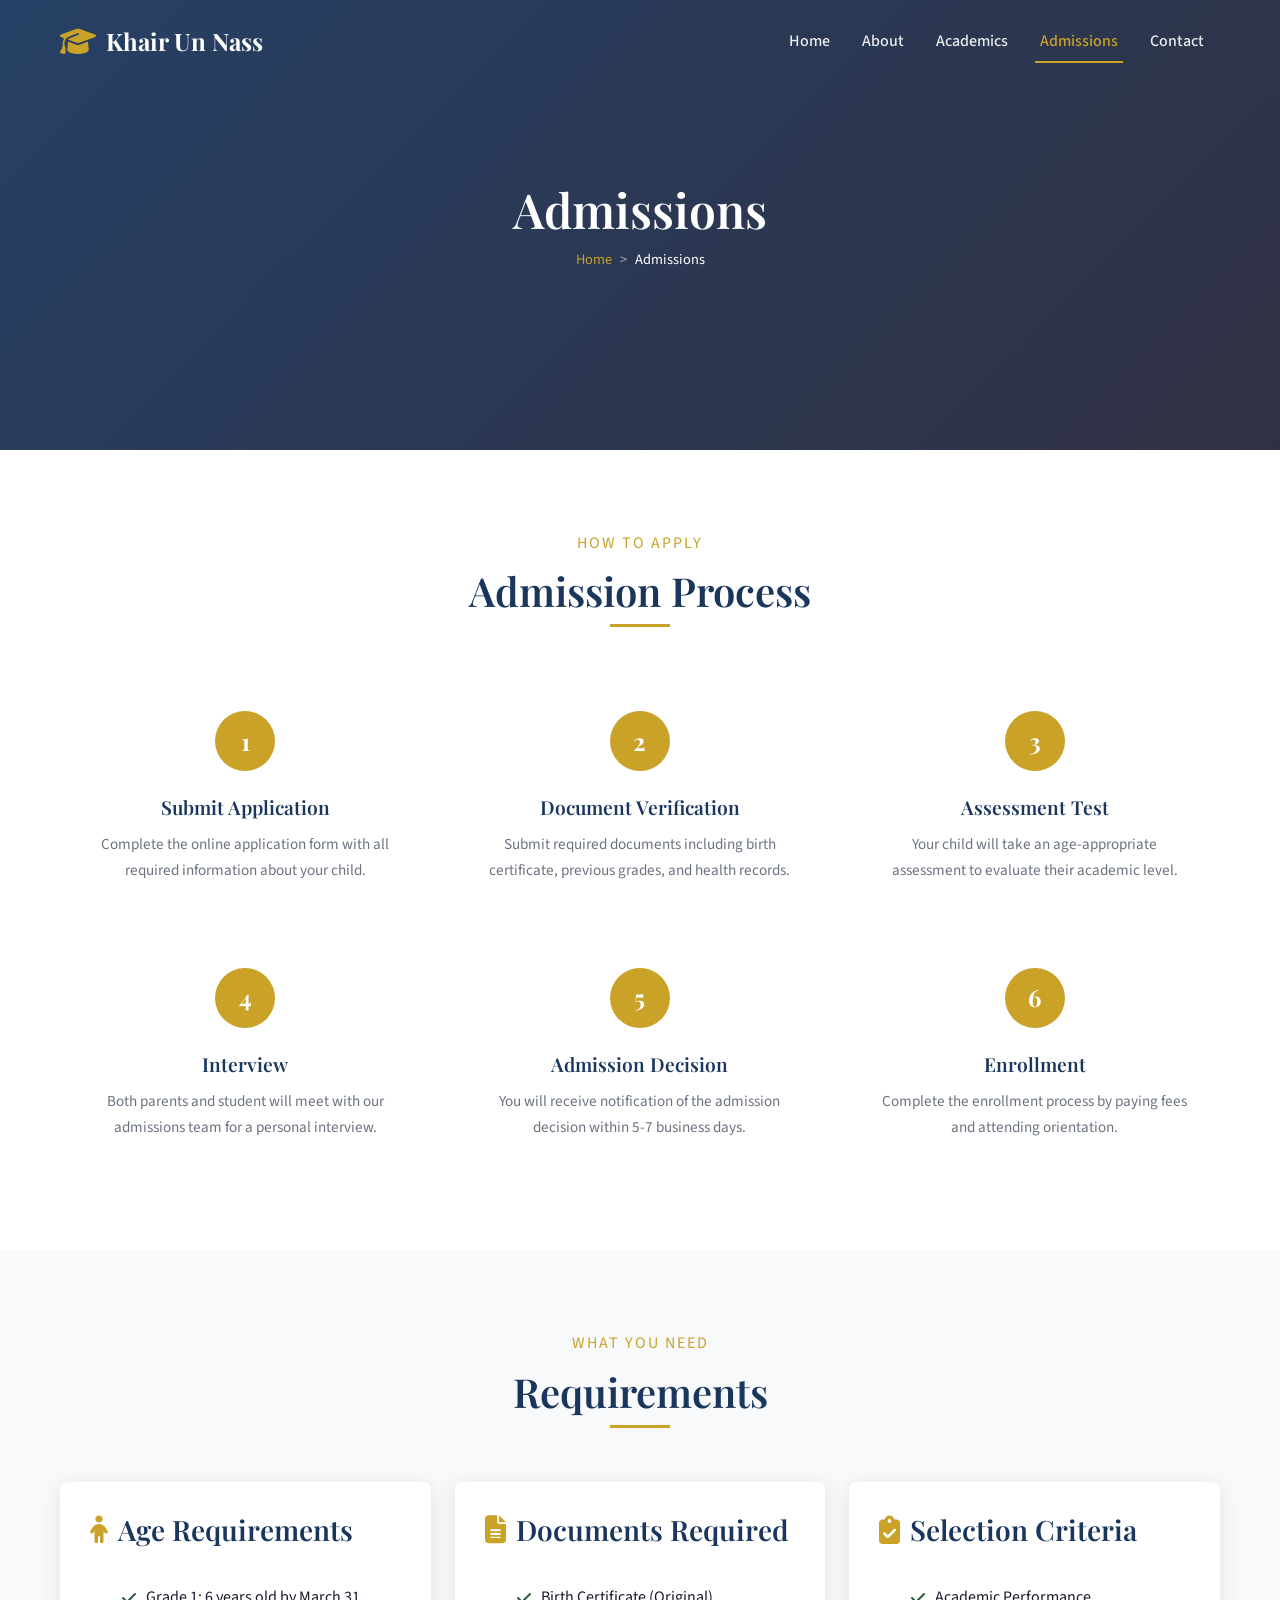
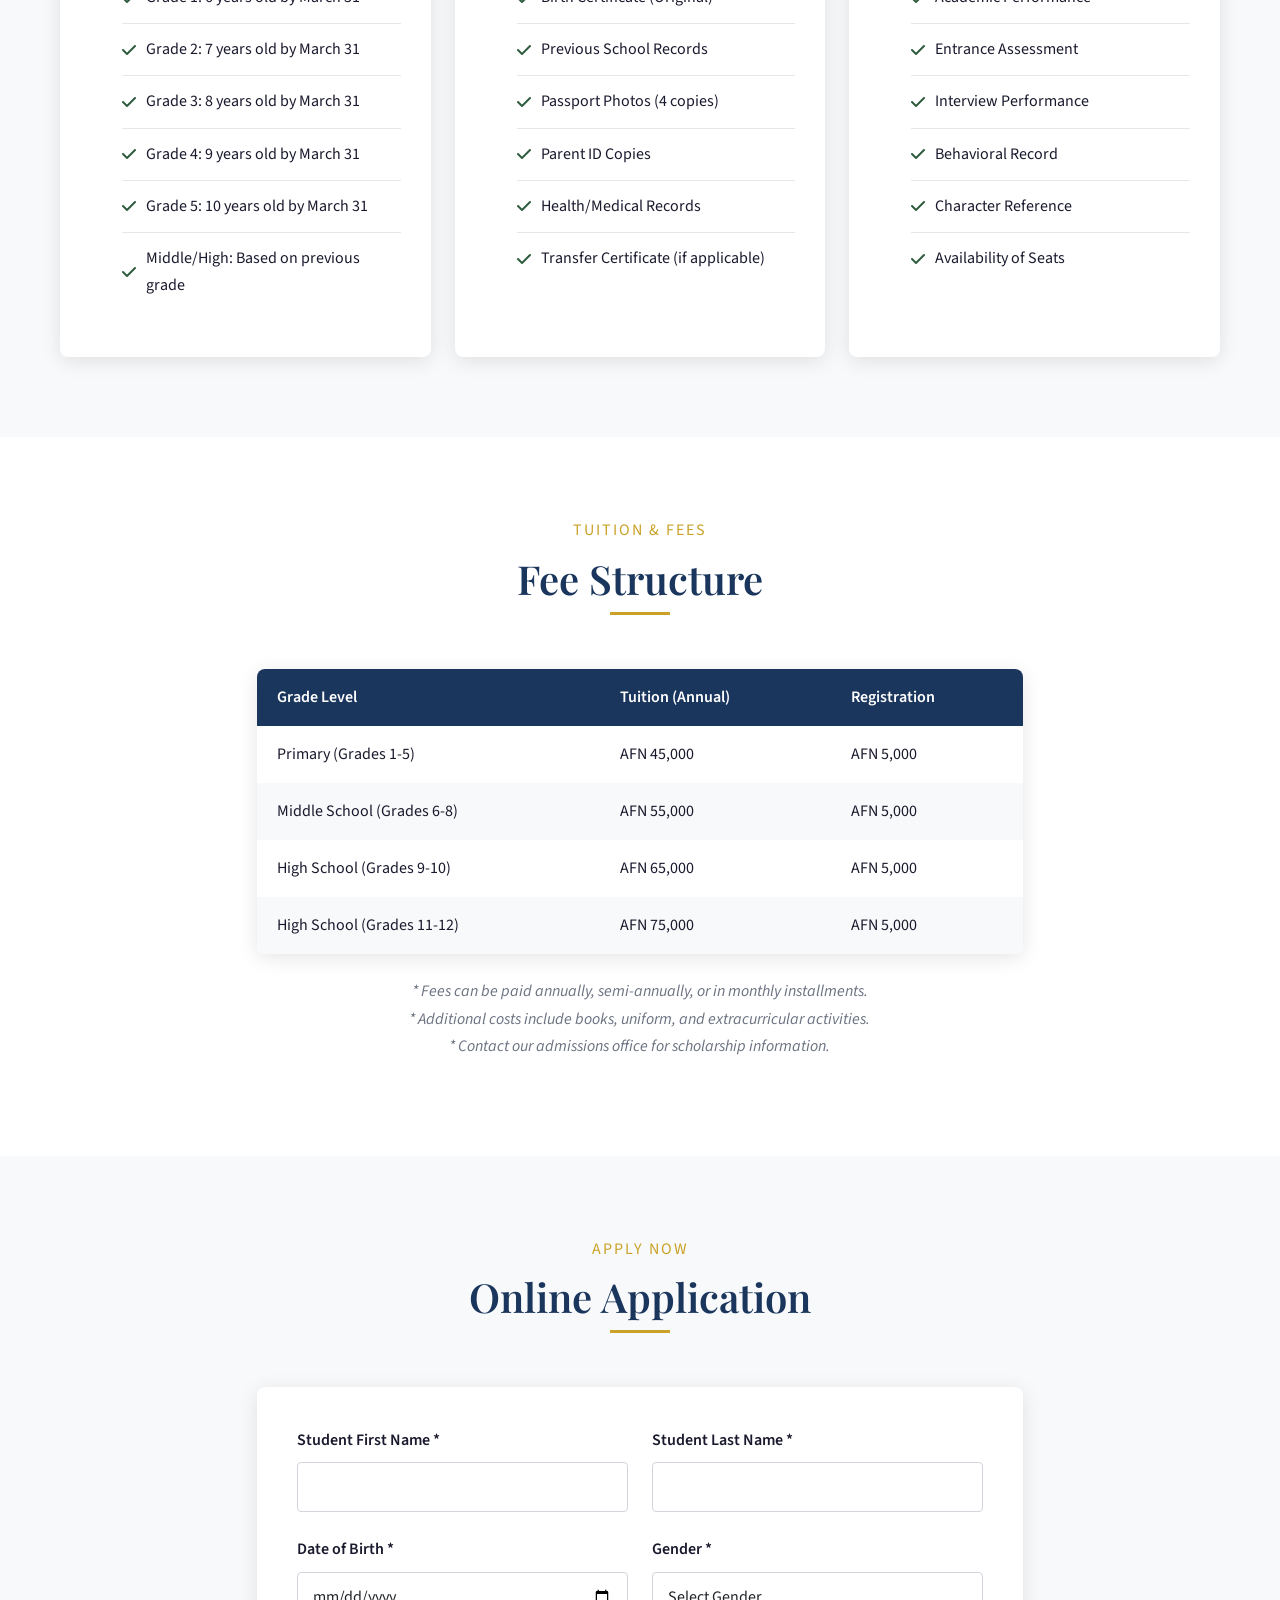
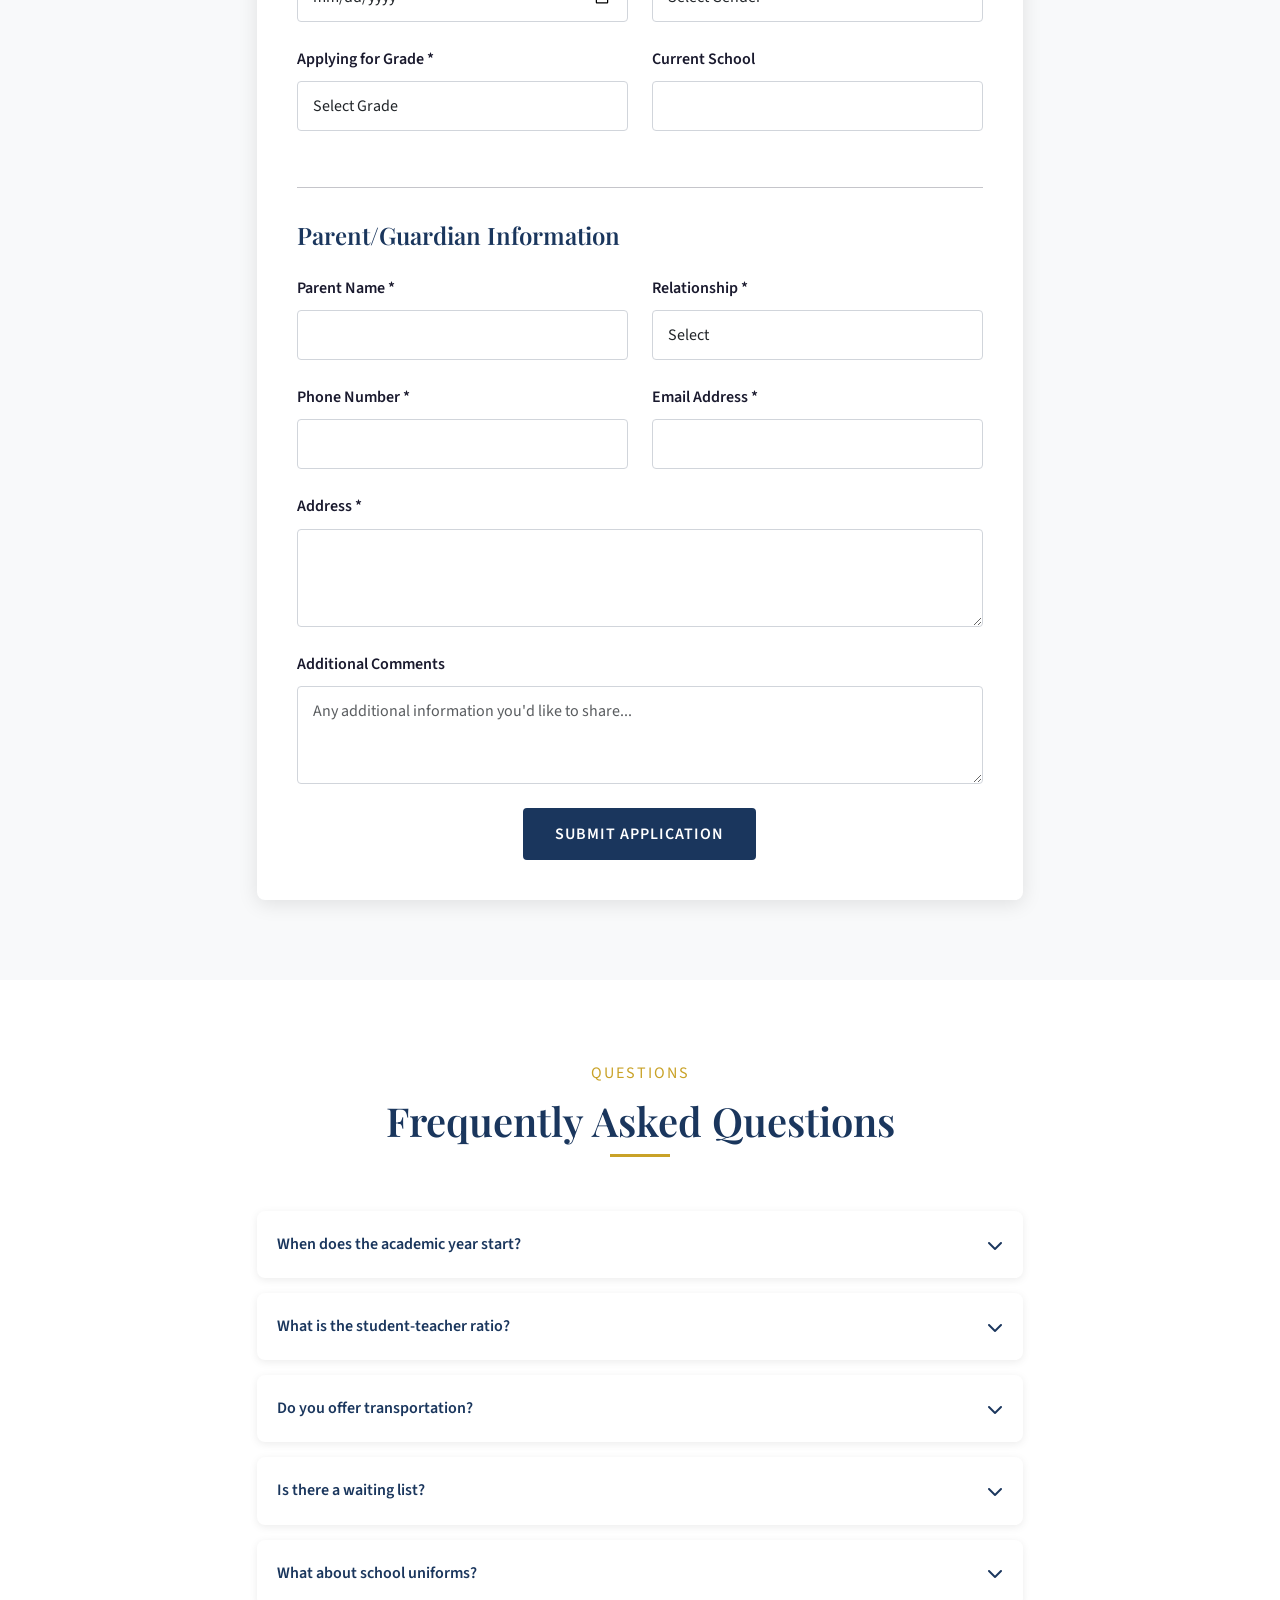
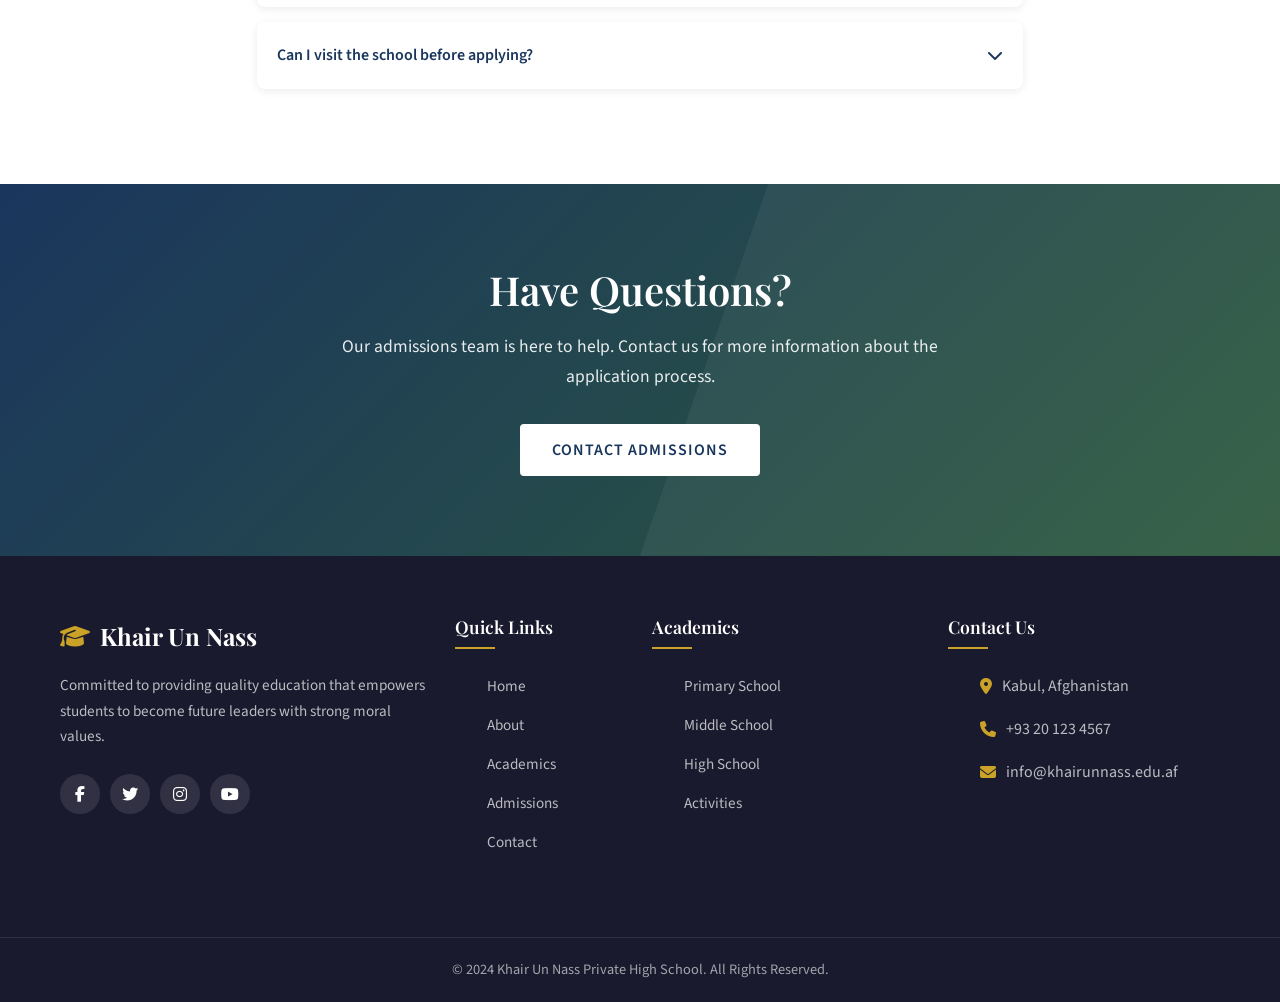
<file: admissions.html>
<!DOCTYPE html>
<html lang="en">
<head>
    <meta charset="UTF-8">
    <meta name="viewport" content="width=device-width, initial-scale=1.0">
    <title>Admissions | Khair Un Nass Private High School</title>
    <meta name="description" content="Apply to Khair Un Nass Private High School. Learn about our admission process, requirements, and enroll your child today.">
    <meta name="keywords" content="admissions, enrollment, apply, school fees, admission process, Afghanistan, Kabul">
    <meta name="author" content="Khair Un Nass Private High School">
    <meta name="robots" content="index, follow">
    
    <!-- Bootstrap CSS -->
    <link href="https://cdn.jsdelivr.net/npm/bootstrap@5.3.2/dist/css/bootstrap.min.css" rel="stylesheet">
    
    <!-- Google Fonts -->
    <link href="https://fonts.googleapis.com/css2?family=Playfair+Display:wght@400;500;600;700&family=Source+Sans+Pro:wght@300;400;600;700&display=swap" rel="stylesheet">
    
    <!-- Preconnect for performance -->
    <link rel="preconnect" href="https://fonts.googleapis.com">
    <link rel="preconnect" href="https://fonts.gstatic.com" crossorigin>
    
    <!-- Font Awesome -->
    <link href="https://cdnjs.cloudflare.com/ajax/libs/font-awesome/6.4.0/css/all.min.css" rel="stylesheet">
    
    <!-- Custom CSS -->
    <link href="css/styles.css" rel="stylesheet">
</head>
<body>

    <!-- Navigation -->
    <nav class="navbar navbar-expand-lg navbar-dark bg-transparent fixed-top">
        <div class="container">
            <a class="navbar-brand" href="index.html" aria-label="Go to homepage">
                <i class="fas fa-graduation-cap"></i>
                Khair Un Nass
            </a>
            <button class="navbar-toggler" type="button" data-bs-toggle="collapse" data-bs-target="#navbarNav">
                <span class="navbar-toggler-icon"></span>
            </button>
            <div class="collapse navbar-collapse" id="navbarNav">
                <ul class="navbar-nav ms-auto">
                    <li class="nav-item">
                        <a class="nav-link" href="index.html">Home</a>
                    </li>
                    <li class="nav-item">
                        <a class="nav-link" href="about.html">About</a>
                    </li>
                    <li class="nav-item">
                        <a class="nav-link" href="academics.html">Academics</a>
                    </li>
                    <li class="nav-item">
                        <a class="nav-link active" href="admissions.html">Admissions</a>
                    </li>
                    <li class="nav-item">
                        <a class="nav-link" href="contact.html">Contact</a>
                    </li>
                </ul>
            </div>
        </div>
    </nav>

    <!-- Page Hero -->
    <section class="page-hero" style="background-image: url('https://images.unsplash.com/photo-1523050854058-8df90110c9f1?w=1920&q=80');">
        <div class="hero-overlay"></div>
        <div class="hero-content">
            <h1>Admissions</h1>
            <nav aria-label="breadcrumb">
                <ol class="breadcrumb justify-content-center">
                    <li class="breadcrumb-item"><a href="index.html">Home</a></li>
                    <li class="breadcrumb-item active">Admissions</li>
                </ol>
            </nav>
        </div>
    </section>

    <!-- Admission Process -->
    <section class="section-padding">
        <div class="container">
            <div class="section-title">
                <span>How to Apply</span>
                <h2>Admission Process</h2>
            </div>
            <div class="row g-4">
                <div class="col-md-4">
                    <div class="process-step">
                        <div class="step-number">1</div>
                        <h4>Submit Application</h4>
                        <p>Complete the online application form with all required information about your child.</p>
                    </div>
                </div>
                <div class="col-md-4">
                    <div class="process-step">
                        <div class="step-number">2</div>
                        <h4>Document Verification</h4>
                        <p>Submit required documents including birth certificate, previous grades, and health records.</p>
                    </div>
                </div>
                <div class="col-md-4">
                    <div class="process-step">
                        <div class="step-number">3</div>
                        <h4>Assessment Test</h4>
                        <p>Your child will take an age-appropriate assessment to evaluate their academic level.</p>
                    </div>
                </div>
                <div class="col-md-4">
                    <div class="process-step">
                        <div class="step-number">4</div>
                        <h4>Interview</h4>
                        <p>Both parents and student will meet with our admissions team for a personal interview.</p>
                    </div>
                </div>
                <div class="col-md-4">
                    <div class="process-step">
                        <div class="step-number">5</div>
                        <h4>Admission Decision</h4>
                        <p>You will receive notification of the admission decision within 5-7 business days.</p>
                    </div>
                </div>
                <div class="col-md-4">
                    <div class="process-step">
                        <div class="step-number">6</div>
                        <h4>Enrollment</h4>
                        <p>Complete the enrollment process by paying fees and attending orientation.</p>
                    </div>
                </div>
            </div>
        </div>
    </section>

    <!-- Requirements Section -->
    <section class="section-padding bg-light">
        <div class="container">
            <div class="section-title">
                <span>What You Need</span>
                <h2>Requirements</h2>
            </div>
            <div class="row g-4">
                <div class="col-md-4">
                    <div class="requirements-card">
                        <h3><i class="fas fa-child"></i> Age Requirements</h3>
                        <ul class="requirements-list">
                            <li><i class="fas fa-check"></i> Grade 1: 6 years old by March 31</li>
                            <li><i class="fas fa-check"></i> Grade 2: 7 years old by March 31</li>
                            <li><i class="fas fa-check"></i> Grade 3: 8 years old by March 31</li>
                            <li><i class="fas fa-check"></i> Grade 4: 9 years old by March 31</li>
                            <li><i class="fas fa-check"></i> Grade 5: 10 years old by March 31</li>
                            <li><i class="fas fa-check"></i> Middle/High: Based on previous grade</li>
                        </ul>
                    </div>
                </div>
                <div class="col-md-4">
                    <div class="requirements-card">
                        <h3><i class="fas fa-file-alt"></i> Documents Required</h3>
                        <ul class="requirements-list">
                            <li><i class="fas fa-check"></i> Birth Certificate (Original)</li>
                            <li><i class="fas fa-check"></i> Previous School Records</li>
                            <li><i class="fas fa-check"></i> Passport Photos (4 copies)</li>
                            <li><i class="fas fa-check"></i> Parent ID Copies</li>
                            <li><i class="fas fa-check"></i> Health/Medical Records</li>
                            <li><i class="fas fa-check"></i> Transfer Certificate (if applicable)</li>
                        </ul>
                    </div>
                </div>
                <div class="col-md-4">
                    <div class="requirements-card">
                        <h3><i class="fas fa-clipboard-check"></i> Selection Criteria</h3>
                        <ul class="requirements-list">
                            <li><i class="fas fa-check"></i> Academic Performance</li>
                            <li><i class="fas fa-check"></i> Entrance Assessment</li>
                            <li><i class="fas fa-check"></i> Interview Performance</li>
                            <li><i class="fas fa-check"></i> Behavioral Record</li>
                            <li><i class="fas fa-check"></i> Character Reference</li>
                            <li><i class="fas fa-check"></i> Availability of Seats</li>
                        </ul>
                    </div>
                </div>
            </div>
        </div>
    </section>

    <!-- Fee Structure -->
    <section class="section-padding">
        <div class="container">
            <div class="section-title">
                <span>Tuition & Fees</span>
                <h2>Fee Structure</h2>
            </div>
            <div class="row">
                <div class="col-lg-8 mx-auto">
                    <div class="fee-table">
                        <table>
                            <thead>
                                <tr>
                                    <th>Grade Level</th>
                                    <th>Tuition (Annual)</th>
                                    <th>Registration</th>
                                </tr>
                            </thead>
                            <tbody>
                                <tr>
                                    <td>Primary (Grades 1-5)</td>
                                    <td>AFN 45,000</td>
                                    <td>AFN 5,000</td>
                                </tr>
                                <tr>
                                    <td>Middle School (Grades 6-8)</td>
                                    <td>AFN 55,000</td>
                                    <td>AFN 5,000</td>
                                </tr>
                                <tr>
                                    <td>High School (Grades 9-10)</td>
                                    <td>AFN 65,000</td>
                                    <td>AFN 5,000</td>
                                </tr>
                                <tr>
                                    <td>High School (Grades 11-12)</td>
                                    <td>AFN 75,000</td>
                                    <td>AFN 5,000</td>
                                </tr>
                            </tbody>
                        </table>
                    </div>
                    <div class="mt-4">
                        <p style="text-align: center; color: var(--text-muted);">
                            <em>* Fees can be paid annually, semi-annually, or in monthly installments.<br>
                            * Additional costs include books, uniform, and extracurricular activities.<br>
                            * Contact our admissions office for scholarship information.</em>
                        </p>
                    </div>
                </div>
            </div>
        </div>
    </section>

    <!-- Online Application Form -->
    <section class="section-padding bg-light">
        <div class="container">
            <div class="section-title">
                <span>Apply Now</span>
                <h2>Online Application</h2>
            </div>
            <div class="row">
                <div class="col-lg-8 mx-auto">
                    <div class="application-form">
                        <form id="applicationForm">
                            <div class="row">
                                <div class="col-md-6">
                                    <div class="form-group">
                                        <label>Student First Name *</label>
                                        <input type="text" class="form-control" required>
                                    </div>
                                </div>
                                <div class="col-md-6">
                                    <div class="form-group">
                                        <label>Student Last Name *</label>
                                        <input type="text" class="form-control" required>
                                    </div>
                                </div>
                            </div>
                            <div class="row">
                                <div class="col-md-6">
                                    <div class="form-group">
                                        <label>Date of Birth *</label>
                                        <input type="date" class="form-control" required>
                                    </div>
                                </div>
                                <div class="col-md-6">
                                    <div class="form-group">
                                        <label>Gender *</label>
                                        <select class="form-control" required>
                                            <option value="">Select Gender</option>
                                            <option value="male">Male</option>
                                            <option value="female">Female</option>
                                        </select>
                                    </div>
                                </div>
                            </div>
                            <div class="row">
                                <div class="col-md-6">
                                    <div class="form-group">
                                        <label>Applying for Grade *</label>
                                        <select class="form-control" required>
                                            <option value="">Select Grade</option>
                                            <option value="1">Grade 1</option>
                                            <option value="2">Grade 2</option>
                                            <option value="3">Grade 3</option>
                                            <option value="4">Grade 4</option>
                                            <option value="5">Grade 5</option>
                                            <option value="6">Grade 6</option>
                                            <option value="7">Grade 7</option>
                                            <option value="8">Grade 8</option>
                                            <option value="9">Grade 9</option>
                                            <option value="10">Grade 10</option>
                                            <option value="11">Grade 11</option>
                                            <option value="12">Grade 12</option>
                                        </select>
                                    </div>
                                </div>
                                <div class="col-md-6">
                                    <div class="form-group">
                                        <label>Current School</label>
                                        <input type="text" class="form-control">
                                    </div>
                                </div>
                            </div>
                            <hr style="margin: 2rem 0;">
                            <h4 style="margin-bottom: 1.5rem;">Parent/Guardian Information</h4>
                            <div class="row">
                                <div class="col-md-6">
                                    <div class="form-group">
                                        <label>Parent Name *</label>
                                        <input type="text" class="form-control" required>
                                    </div>
                                </div>
                                <div class="col-md-6">
                                    <div class="form-group">
                                        <label>Relationship *</label>
                                        <select class="form-control" required>
                                            <option value="">Select</option>
                                            <option value="father">Father</option>
                                            <option value="mother">Mother</option>
                                            <option value="guardian">Guardian</option>
                                        </select>
                                    </div>
                                </div>
                            </div>
                            <div class="row">
                                <div class="col-md-6">
                                    <div class="form-group">
                                        <label>Phone Number *</label>
                                        <input type="tel" class="form-control" required>
                                    </div>
                                </div>
                                <div class="col-md-6">
                                    <div class="form-group">
                                        <label>Email Address *</label>
                                        <input type="email" class="form-control" required>
                                    </div>
                                </div>
                            </div>
                            <div class="form-group">
                                <label>Address *</label>
                                <textarea class="form-control" rows="3" required></textarea>
                            </div>
                            <div class="form-group">
                                <label>Additional Comments</label>
                                <textarea class="form-control" rows="3" placeholder="Any additional information you'd like to share..."></textarea>
                            </div>
                            <div class="text-center mt-4">
                                <button type="submit" class="btn btn-primary">Submit Application</button>
                            </div>
                        </form>
                    </div>
                </div>
            </div>
        </div>
    </section>

    <!-- FAQ Section -->
    <section class="section-padding">
        <div class="container">
            <div class="section-title">
                <span>Questions</span>
                <h2>Frequently Asked Questions</h2>
            </div>
            <div class="row">
                <div class="col-lg-8 mx-auto">
                    <div class="faq-item">
                        <div class="faq-question">
                            <span>When does the academic year start?</span>
                            <i class="fas fa-chevron-down"></i>
                        </div>
                        <div class="faq-answer">
                            <p>Our academic year begins in March and ends in December, with summer break from mid-July to mid-August.</p>
                        </div>
                    </div>
                    <div class="faq-item">
                        <div class="faq-question">
                            <span>What is the student-teacher ratio?</span>
                            <i class="fas fa-chevron-down"></i>
                        </div>
                        <div class="faq-answer">
                            <p>We maintain a low student-teacher ratio of 20:1 to ensure personalized attention for each student.</p>
                        </div>
                    </div>
                    <div class="faq-item">
                        <div class="faq-question">
                            <span>Do you offer transportation?</span>
                            <i class="fas fa-chevron-down"></i>
                        </div>
                        <div class="faq-answer">
                            <p>Yes, we offer transportation services for students within Kabul. Please contact our office for routes and fees.</p>
                        </div>
                    </div>
                    <div class="faq-item">
                        <div class="faq-question">
                            <span>Is there a waiting list?</span>
                            <i class="fas fa-chevron-down"></i>
                        </div>
                        <div class="faq-answer">
                            <p>Due to high demand, some grades may have waiting lists. We recommend applying early to secure a spot.</p>
                        </div>
                    </div>
                    <div class="faq-item">
                        <div class="faq-question">
                            <span>What about school uniforms?</span>
                            <i class="fas fa-chevron-down"></i>
                        </div>
                        <div class="faq-answer">
                            <p>Yes, uniforms are required. Uniforms can be purchased from our designated supplier. Details will be provided upon enrollment.</p>
                        </div>
                    </div>
                    <div class="faq-item">
                        <div class="faq-question">
                            <span>Can I visit the school before applying?</span>
                            <i class="fas fa-chevron-down"></i>
                        </div>
                        <div class="faq-answer">
                            <p>Absolutely! We welcome prospective parents to tour our campus. Please contact us to schedule a visit.</p>
                        </div>
                    </div>
                </div>
            </div>
        </div>
    </section>

    <!-- CTA Section -->
    <section class="cta-section section-padding">
        <div class="container">
            <div class="cta-content">
                <h2>Have Questions?</h2>
                <p>Our admissions team is here to help. Contact us for more information about the application process.</p>
                <a href="contact.html" class="btn btn-light">Contact Admissions</a>
            </div>
        </div>
    </section>

    <!-- Footer -->
    <footer class="footer" role="contentinfo">
        <div class="container">
            <div class="row">
                <div class="col-lg-4">
                    <div class="footer-widget">
                        <div class="footer-logo">
                            <i class="fas fa-graduation-cap"></i>
                            Khair Un Nass
                        </div>
                        <p>Committed to providing quality education that empowers students to become future leaders with strong moral values.</p>
                        <div class="social-links">
                            <a href="#" aria-label="Facebook"><i class="fab fa-facebook-f"></i></a>
                            <a href="#" aria-label="Twitter"><i class="fab fa-twitter"></i></a>
                            <a href="#" aria-label="Instagram"><i class="fab fa-instagram"></i></a>
                            <a href="#" aria-label="YouTube"><i class="fab fa-youtube"></i></a>
                        </div>
                    </div>
                </div>
                <div class="col-lg-2 col-md-4">
                    <div class="footer-widget">
                        <h4>Quick Links</h4>
                        <ul class="footer-links">
                            <li><a href="index.html">Home</a></li>
                            <li><a href="about.html">About</a></li>
                            <li><a href="academics.html">Academics</a></li>
                            <li><a href="admissions.html">Admissions</a></li>
                            <li><a href="contact.html">Contact</a></li>
                        </ul>
                    </div>
                </div>
                <div class="col-lg-3 col-md-4">
                    <div class="footer-widget">
                        <h4>Academics</h4>
                        <ul class="footer-links">
                            <li><a href="academics.html">Primary School</a></li>
                            <li><a href="academics.html">Middle School</a></li>
                            <li><a href="academics.html">High School</a></li>
                            <li><a href="academics.html">Activities</a></li>
                        </ul>
                    </div>
                </div>
                <div class="col-lg-3 col-md-4">
                    <div class="footer-widget">
                        <h4>Contact Us</h4>
                        <ul class="footer-contact">
                            <li><i class="fas fa-map-marker-alt"></i> Kabul, Afghanistan</li>
                            <li><i class="fas fa-phone"></i> +93 20 123 4567</li>
                            <li><i class="fas fa-envelope"></i> info@khairunnass.edu.af</li>
                        </ul>
                    </div>
                </div>
            </div>
        </div>
        <div class="footer-bottom">
            <div class="container">
                <p>&copy; 2024 Khair Un Nass Private High School. All Rights Reserved.</p>
            </div>
        </div>
    </footer>

    <!-- Bootstrap JS -->
    <script src="https://cdn.jsdelivr.net/npm/bootstrap@5.3.2/dist/js/bootstrap.bundle.min.js"></script>
    
    <!-- Custom JS -->
    <script src="js/main.js"></script>
</body>
</html>
</file>
<file: css/styles.css>
/* ============================================
   KHAIR UN NASS PRIVATE HIGH SCHOOL
   Main Stylesheet
   ============================================ */

/* --------------------------------------------------
   CSS VARIABLES
   -------------------------------------------------- */
:root {
    /* Colors */
    --primary: #1a365d;
    --secondary: #c9a227;
    --accent: #2d5a3d;
    --light: #f8f9fa;
    --dark: #1a1a2e;
    --white: #ffffff;
    --gray-100: #f3f4f6;
    --gray-200: #e5e7eb;
    --gray-300: #d1d5db;
    --text-muted: #6b7280;
    
    /* Typography */
    --font-heading: 'Playfair Display', serif;
    --font-body: 'Source Sans Pro', sans-serif;
    
    /* Spacing */
    --section-padding: 80px;
    --container-max: 1200px;
    
    /* Transitions */
    --transition-base: 0.3s ease;
    
    /* Shadows */
    --shadow-sm: 0 2px 8px rgba(0,0,0,0.08);
    --shadow-md: 0 4px 20px rgba(0,0,0,0.1);
    --shadow-lg: 0 8px 30px rgba(0,0,0,0.15);
    
    /* Improve font rendering */
    -webkit-font-smoothing: antialiased;
    -moz-osx-font-smoothing: grayscale;
}

/* --------------------------------------------------
   BASE STYLES
   -------------------------------------------------- */
* {
    margin: 0;
    padding: 0;
    box-sizing: border-box;
}

html {
    scroll-behavior: smooth;
}

/* Skip link for accessibility */
.skip-link {
    position: absolute;
    top: -40px;
    left: 0;
    background: var(--primary);
    color: white;
    padding: 8px 16px;
    z-index: 10000;
    transition: top 0.3s;
}

.skip-link:focus {
    top: 0;
}

body {
    font-family: var(--font-body);
    font-size: 16px;
    line-height: 1.7;
    color: var(--dark);
    background-color: var(--white);
    overflow-x: hidden;
}

h1, h2, h3, h4, h5, h6 {
    font-family: var(--font-heading);
    font-weight: 600;
    line-height: 1.3;
    color: var(--primary);
    margin-bottom: 1rem;
}

h1 { font-size: 3rem; }
h2 { font-size: 2.5rem; }
h3 { font-size: 1.75rem; }
h4 { font-size: 1.5rem; }
h5 { font-size: 1.25rem; }
h6 { font-size: 1rem; }

p {
    margin-bottom: 1rem;
    color: var(--text-muted);
}

a {
    text-decoration: none;
    color: inherit;
    transition: var(--transition-base);
}

a:hover {
    color: var(--secondary);
}

ul {
    list-style: none;
}

img {
    max-width: 100%;
    height: auto;
    display: block;
}

/* --------------------------------------------------
   UTILITY CLASSES
   -------------------------------------------------- */
.container {
    max-width: var(--container-max);
    margin: 0 auto;
    padding: 0 20px;
}

.section-padding {
    padding: var(--section-padding) 0;
}

.bg-light { background-color: var(--light) !important; }
.bg-primary { background-color: var(--primary) !important; }
.bg-accent { background-color: var(--accent) !important; }

.text-primary { color: var(--primary) !important; }
.text-secondary { color: var(--secondary) !important; }
.text-accent { color: var(--accent) !important; }
.text-white { color: var(--white) !important; }

.section-title {
    text-align: center;
    margin-bottom: 3rem;
}

.section-title span {
    color: var(--secondary);
    font-size: 1rem;
    font-family: var(--font-body);
    text-transform: uppercase;
    letter-spacing: 2px;
    display: block;
    margin-bottom: 0.5rem;
}

.section-title h2 {
    position: relative;
    display: inline-block;
}

.section-title h2::after {
    content: '';
    position: absolute;
    bottom: -10px;
    left: 50%;
    transform: translateX(-50%);
    width: 60px;
    height: 3px;
    background: var(--secondary);
}

/* --------------------------------------------------
   BUTTONS
   -------------------------------------------------- */
.btn {
    display: inline-block;
    padding: 12px 30px;
    font-family: var(--font-body);
    font-size: 1rem;
    font-weight: 600;
    text-transform: uppercase;
    letter-spacing: 1px;
    border: 2px solid transparent;
    border-radius: 4px;
    cursor: pointer;
    transition: var(--transition-base);
}

.btn:focus {
    outline: none;
    box-shadow: 0 0 0 3px rgba(26, 54, 93, 0.3);
}

.btn-light:focus {
    box-shadow: 0 0 0 3px rgba(255, 255, 255, 0.3);
}

.btn-primary {
    background-color: var(--primary);
    color: var(--white);
    border-color: var(--primary);
}

.btn-primary:hover {
    background-color: var(--secondary);
    border-color: var(--secondary);
    color: var(--white);
    transform: translateY(-2px);
    box-shadow: var(--shadow-md);
}

.btn-primary:active {
    transform: translateY(0);
}

.btn-secondary {
    background-color: transparent;
    color: var(--primary);
    border-color: var(--primary);
}

.btn-secondary:hover {
    background-color: var(--primary);
    color: var(--white);
    transform: translateY(-2px);
}

.btn-light {
    background-color: var(--white);
    color: var(--primary);
    border-color: var(--white);
}

.btn-light:hover {
    background-color: var(--secondary);
    border-color: var(--secondary);
    color: var(--white);
}

/* --------------------------------------------------
   NAVIGATION
   -------------------------------------------------- */
.navbar {
    padding: 1rem 0;
    transition: var(--transition-base);
}

.navbar-brand {
    font-family: var(--font-heading);
    font-size: 1.5rem;
    font-weight: 700;
    color: var(--white) !important;
    display: flex;
    align-items: center;
    gap: 10px;
}

.navbar-brand i {
    color: var(--secondary);
    font-size: 1.8rem;
}

.navbar-scrolled {
    background-color: var(--primary) !important;
    box-shadow: var(--shadow-md);
    padding: 0.5rem 0;
}

.navbar-nav .nav-link {
    color: rgba(255,255,255,0.9) !important;
    font-weight: 500;
    padding: 0.5rem 1rem !important;
    position: relative;
}

.navbar-nav .nav-link::after {
    content: '';
    position: absolute;
    bottom: 0;
    left: 50%;
    width: 0;
    height: 2px;
    background: var(--secondary);
    transition: var(--transition-base);
    transform: translateX(-50%);
}

.navbar-nav .nav-link:hover::after,
.navbar-nav .nav-link.active::after {
    width: 80%;
}

/* Improve link focus visibility */
a:focus {
    outline: 2px solid var(--secondary);
    outline-offset: 2px;
}

.navbar-nav .nav-link:hover,
.navbar-nav .nav-link.active {
    color: var(--secondary) !important;
}

.navbar-toggler {
    border: none;
    padding: 0.5rem;
}

.navbar-toggler:focus {
    box-shadow: none;
}

.navbar-toggler-icon {
    background-image: url("data:image/svg+xml,%3csvg xmlns='http://www.w3.org/2000/svg' viewBox='0 0 30 30'%3e%3cpath stroke='rgba%28255, 255, 255, 0.9%29' stroke-linecap='round' stroke-miterlimit='10' stroke-width='2' d='M4 7h22M4 15h22M4 23h22'/%3e%3c/svg%3e");
}

/* --------------------------------------------------
   HERO SECTION
   -------------------------------------------------- */
.hero-section {
    position: relative;
    height: 100vh;
    min-height: 600px;
    display: flex;
    align-items: center;
    justify-content: center;
    background-size: cover;
    background-position: center;
    background-attachment: fixed;
}

.hero-overlay {
    position: absolute;
    top: 0;
    left: 0;
    width: 100%;
    height: 100%;
    background: linear-gradient(135deg, rgba(26,54,93,0.9) 0%, rgba(26,26,46,0.85) 100%);
}

/* Ensure proper hero content layering */
.hero-content {
    position: relative;
    z-index: 2;
}

.hero-content {
    position: relative;
    z-index: 2;
    text-align: center;
    color: var(--white);
    max-width: 800px;
    padding: 0 20px;
}

.hero-content h1 {
    font-size: 3.5rem;
    color: var(--white);
    margin-bottom: 1.5rem;
    animation: fadeInUp 1s ease;
}

.hero-content p {
    font-size: 1.25rem;
    color: rgba(255,255,255,0.9);
    margin-bottom: 2rem;
    animation: fadeInUp 1s ease 0.2s both;
}

.hero-content .btn {
    animation: fadeInUp 1s ease 0.4s both;
}

.scroll-indicator {
    position: absolute;
    bottom: 30px;
    left: 50%;
    transform: translateX(-50%);
    animation: bounce 2s infinite;
}

.scroll-indicator a {
    color: var(--white);
    font-size: 2rem;
}

/* Page Hero */
.page-hero {
    position: relative;
    height: 50vh;
    min-height: 400px;
    display: flex;
    align-items: center;
    justify-content: center;
    background-size: cover;
    background-position: center;
}

.page-hero .hero-overlay {
    background: linear-gradient(135deg, rgba(26,54,93,0.95) 0%, rgba(26,26,46,0.9) 100%);
}

.page-hero .hero-content h1 {
    font-size: 3rem;
    margin-bottom: 0.5rem;
}

.breadcrumb {
    background: transparent;
    margin: 0;
    padding: 0;
}

.breadcrumb-item {
    color: rgba(255,255,255,0.8);
    font-size: 0.9rem;
}

.breadcrumb-item a {
    color: var(--secondary);
}

.breadcrumb-item.active {
    color: var(--white);
}

.breadcrumb-item + .breadcrumb-item::before {
    content: '>';
    color: rgba(255,255,255,0.6);
}

/* --------------------------------------------------
   FEATURES SECTION
   -------------------------------------------------- */
.features-section {
    background-color: var(--light);
}

.feature-card {
    background: var(--white);
    padding: 40px 30px;
    border-radius: 8px;
    text-align: center;
    box-shadow: var(--shadow-sm);
    transition: var(--transition-base);
    height: 100%;
}

.feature-card:hover {
    transform: translateY(-10px);
    box-shadow: var(--shadow-lg);
}

.feature-icon {
    width: 80px;
    height: 80px;
    margin: 0 auto 1.5rem;
    display: flex;
    align-items: center;
    justify-content: center;
    background: linear-gradient(135deg, var(--primary) 0%, var(--accent) 100%);
    border-radius: 50%;
    color: var(--white);
    font-size: 2rem;
}

.feature-card h3 {
    font-size: 1.25rem;
    margin-bottom: 1rem;
}

.feature-card p {
    font-size: 0.95rem;
    margin-bottom: 0;
}

/* --------------------------------------------------
   ABOUT SECTION
   -------------------------------------------------- */
.about-section {
    overflow: hidden;
}

.about-image {
    position: relative;
    border-radius: 8px;
    overflow: hidden;
    box-shadow: var(--shadow-lg);
}

.about-image img {
    width: 100%;
    height: 100%;
    object-fit: cover;
}

.about-image::before {
    content: '';
    position: absolute;
    top: -20px;
    left: -20px;
    width: 100px;
    height: 100px;
    background: var(--secondary);
    z-index: -1;
    border-radius: 8px;
}

.about-content {
    padding: 30px 0;
}

.about-content h2 {
    margin-bottom: 1.5rem;
}

.about-content .lead {
    font-size: 1.1rem;
    color: var(--dark);
    margin-bottom: 1.5rem;
}

.about-list {
    margin: 2rem 0;
}

.about-list li {
    padding: 0.5rem 0;
    display: flex;
    align-items: center;
    gap: 10px;
}

.about-list li i {
    color: var(--secondary);
    font-size: 1rem;
}

/* --------------------------------------------------
   STATISTICS SECTION
   -------------------------------------------------- */
.statistics-section {
    background: linear-gradient(135deg, var(--primary) 0%, var(--accent) 100%);
    position: relative;
    overflow: hidden;
}

.statistics-section::before {
    content: '';
    position: absolute;
    top: -50%;
    right: -20%;
    width: 500px;
    height: 500px;
    background: rgba(255,255,255,0.05);
    border-radius: 50%;
}

.statistic-item {
    text-align: center;
    color: var(--white);
    padding: 20px;
}

.statistic-number {
    font-family: var(--font-heading);
    font-size: 3.5rem;
    font-weight: 700;
    color: var(--secondary);
    line-height: 1;
    margin-bottom: 0.5rem;
}

.statistic-label {
    font-size: 1rem;
    text-transform: uppercase;
    letter-spacing: 2px;
    opacity: 0.9;
}

/* Add smooth hover transition to cards */
.program-card,
.feature-card,
.contact-info-card {
    transition: transform 0.3s ease, box-shadow 0.3s ease;
}

/* --------------------------------------------------
   PROGRAMS SECTION
   -------------------------------------------------- */
.program-card {
    background: var(--white);
    border-radius: 8px;
    overflow: hidden;
    box-shadow: var(--shadow-sm);
    transition: var(--transition-base);
    height: 100%;
}

.program-card:hover {
    transform: translateY(-10px);
    box-shadow: var(--shadow-lg);
}

.program-image {
    position: relative;
    height: 200px;
    overflow: hidden;
}

.program-image img {
    width: 100%;
    height: 100%;
    object-fit: cover;
    transition: var(--transition-base);
}

.program-card:hover .program-image img {
    transform: scale(1.1);
}

.program-overlay {
    position: absolute;
    top: 0;
    left: 0;
    width: 100%;
    height: 100%;
    background: linear-gradient(to top, rgba(26,54,93,0.8) 0%, transparent 60%);
}

.program-content {
    padding: 25px;
}

.program-content h3 {
    font-size: 1.3rem;
    margin-bottom: 0.75rem;
}

.program-content p {
    font-size: 0.95rem;
    margin-bottom: 1rem;
}

.program-link {
    color: var(--secondary);
    font-weight: 600;
    font-size: 0.9rem;
    text-transform: uppercase;
    letter-spacing: 1px;
    display: inline-flex;
    align-items: center;
    gap: 5px;
}

.program-link:hover {
    gap: 10px;
}

/* --------------------------------------------------
   TESTIMONIALS SECTION
   -------------------------------------------------- */
.testimonials-section {
    background-color: var(--light);
    position: relative;
}

.testimonial-card {
    background: var(--white);
    padding: 40px;
    border-radius: 8px;
    box-shadow: var(--shadow-sm);
    margin: 15px;
}

.testimonial-quote {
    font-size: 4rem;
    color: var(--secondary);
    opacity: 0.3;
    line-height: 1;
    margin-bottom: 1rem;
}

.testimonial-text {
    font-size: 1.1rem;
    font-style: italic;
    color: var(--dark);
    margin-bottom: 1.5rem;
}

.testimonial-author {
    display: flex;
    align-items: center;
    gap: 15px;
}

.testimonial-author img {
    width: 60px;
    height: 60px;
    border-radius: 50%;
    object-fit: cover;
}

.testimonial-info h4 {
    font-size: 1rem;
    margin-bottom: 0.25rem;
}

.testimonial-info span {
    font-size: 0.85rem;
    color: var(--text-muted);
}

/* --------------------------------------------------
   CTA SECTION
   -------------------------------------------------- */
.cta-section {
    background: linear-gradient(135deg, var(--primary) 0%, var(--accent) 100%);
    position: relative;
    overflow: hidden;
}

.cta-section::before {
    content: '';
    position: absolute;
    top: 0;
    right: 0;
    width: 50%;
    height: 100%;
    background: rgba(255,255,255,0.05);
    clip-path: polygon(20% 0, 100% 0, 100% 100%, 0% 100%);
}

.cta-content {
    text-align: center;
    color: var(--white);
    position: relative;
    z-index: 2;
}

.cta-content h2 {
    color: var(--white);
    margin-bottom: 1rem;
}

.cta-content p {
    color: rgba(255,255,255,0.9);
    font-size: 1.1rem;
    margin-bottom: 2rem;
    max-width: 600px;
    margin-left: auto;
    margin-right: auto;
}

/* --------------------------------------------------
   FOOTER
   -------------------------------------------------- */
.footer {
    background-color: var(--dark);
    color: var(--white);
    padding: 60px 0 0;
}

.footer-widget {
    margin-bottom: 40px;
}

.footer-logo {
    font-family: var(--font-heading);
    font-size: 1.5rem;
    font-weight: 700;
    color: var(--white);
    margin-bottom: 1rem;
    display: flex;
    align-items: center;
    gap: 10px;
}

.footer-logo i {
    color: var(--secondary);
}

.footer-widget h4 {
    color: var(--white);
    font-size: 1.1rem;
    margin-bottom: 1.5rem;
    position: relative;
    padding-bottom: 10px;
}

.footer-widget h4::after {
    content: '';
    position: absolute;
    bottom: 0;
    left: 0;
    width: 40px;
    height: 2px;
    background: var(--secondary);
}

.footer-widget p {
    color: rgba(255,255,255,0.7);
    font-size: 0.95rem;
}

.footer-links li {
    margin-bottom: 0.75rem;
}

.footer-links a {
    color: rgba(255,255,255,0.7);
    font-size: 0.95rem;
}

.footer-links a:hover {
    color: var(--secondary);
    padding-left: 5px;
}

.footer-contact li {
    display: flex;
    align-items: flex-start;
    gap: 10px;
    margin-bottom: 1rem;
    color: rgba(255,255,255,0.7);
}

.footer-contact li i {
    color: var(--secondary);
    margin-top: 5px;
}

.social-links {
    display: flex;
    gap: 10px;
    margin-top: 1.5rem;
}

.social-links a {
    width: 40px;
    height: 40px;
    display: flex;
    align-items: center;
    justify-content: center;
    background: rgba(255,255,255,0.1);
    border-radius: 50%;
    color: var(--white);
    transition: var(--transition-base);
}

.social-links a:hover {
    background: var(--secondary);
    color: var(--white);
    transform: translateY(-3px);
}

.footer-bottom {
    border-top: 1px solid rgba(255,255,255,0.1);
    padding: 20px 0;
    margin-top: 40px;
}

.footer-bottom p {
    margin: 0;
    font-size: 0.9rem;
    color: rgba(255,255,255,0.6);
    text-align: center;
}

/* --------------------------------------------------
   ABOUT PAGE SPECIFIC
   -------------------------------------------------- */
.history-timeline {
    position: relative;
    padding-left: 30px;
}

.history-timeline::before {
    content: '';
    position: absolute;
    left: 0;
    top: 0;
    width: 2px;
    height: 100%;
    background: var(--secondary);
}

.timeline-item {
    position: relative;
    padding-bottom: 30px;
    padding-left: 30px;
}

.timeline-item::before {
    content: '';
    position: absolute;
    left: -35px;
    top: 5px;
    width: 12px;
    height: 12px;
    background: var(--secondary);
    border-radius: 50%;
}

.timeline-year {
    font-family: var(--font-heading);
    font-size: 1.5rem;
    font-weight: 700;
    color: var(--secondary);
    margin-bottom: 0.5rem;
}

.timeline-content h4 {
    font-size: 1.1rem;
    margin-bottom: 0.5rem;
}

.mission-vision-card {
    background: var(--white);
    padding: 40px;
    border-radius: 8px;
    box-shadow: var(--shadow-md);
    height: 100%;
    text-align: center;
}

.mission-vision-card i {
    font-size: 3rem;
    color: var(--secondary);
    margin-bottom: 1.5rem;
}

.mission-vision-card h3 {
    margin-bottom: 1rem;
}

.principal-message {
    background: var(--light);
    border-radius: 8px;
    padding: 40px;
}

.principal-image {
    position: relative;
    border-radius: 8px;
    overflow: hidden;
}

.principal-image img {
    width: 100%;
    height: auto;
}

.principal-image::after {
    content: '';
    position: absolute;
    bottom: -10px;
    right: -10px;
    width: 80px;
    height: 80px;
    background: var(--secondary);
    z-index: -1;
    border-radius: 8px;
}

.principal-signature {
    font-family: var(--font-heading);
    font-style: italic;
    font-size: 1.5rem;
    color: var(--primary);
    margin-top: 1rem;
}

/* --------------------------------------------------
   ACADEMICS PAGE SPECIFIC
   -------------------------------------------------- */
.academic-level {
    background: var(--white);
    border-radius: 8px;
    padding: 40px;
    box-shadow: var(--shadow-md);
    height: 100%;
    border-left: 4px solid var(--secondary);
}

.academic-level h3 {
    display: flex;
    align-items: center;
    gap: 15px;
}

.academic-level h3 i {
    color: var(--secondary);
}

.academic-level ul {
    margin-top: 1.5rem;
}

.academic-level li {
    padding: 0.5rem 0;
    display: flex;
    align-items: center;
    gap: 10px;
    color: var(--text-muted);
}

.academic-level li i {
    color: var(--accent);
    font-size: 0.8rem;
}

.subject-card {
    background: var(--white);
    border-radius: 8px;
    padding: 30px;
    text-align: center;
    box-shadow: var(--shadow-sm);
    transition: var(--transition-base);
    height: 100%;
}

.subject-card:hover {
    transform: translateY(-5px);
    box-shadow: var(--shadow-md);
}

.subject-icon {
    width: 70px;
    height: 70px;
    margin: 0 auto 1rem;
    display: flex;
    align-items: center;
    justify-content: center;
    background: var(--light);
    border-radius: 50%;
    color: var(--primary);
    font-size: 1.5rem;
}

.subject-card:hover .subject-icon {
    background: var(--primary);
    color: var(--white);
}

.activity-card {
    background: var(--white);
    border-radius: 8px;
    overflow: hidden;
    box-shadow: var(--shadow-sm);
    transition: var(--transition-base);
}

.activity-card:hover {
    transform: translateY(-5px);
    box-shadow: var(--shadow-md);
}

.activity-image {
    height: 180px;
    overflow: hidden;
}

.activity-image img {
    width: 100%;
    height: 100%;
    object-fit: cover;
    transition: var(--transition-base);
}

.activity-card:hover .activity-image img {
    transform: scale(1.1);
}

.activity-content {
    padding: 20px;
}

.activity-content h4 {
    font-size: 1.1rem;
    margin-bottom: 0.5rem;
}

/* --------------------------------------------------
   ADMISSIONS PAGE SPECIFIC
   -------------------------------------------------- */
.process-step {
    text-align: center;
    padding: 30px;
    position: relative;
}

.step-number {
    width: 60px;
    height: 60px;
    margin: 0 auto 1.5rem;
    display: flex;
    align-items: center;
    justify-content: center;
    background: var(--primary);
    color: var(--white);
    font-family: var(--font-heading);
    font-size: 1.5rem;
    font-weight: 700;
    border-radius: 50%;
}

.process-step:nth-child(odd) .step-number {
    background: var(--secondary);
}

.process-step h4 {
    font-size: 1.2rem;
    margin-bottom: 0.75rem;
}

.process-step p {
    font-size: 0.95rem;
    margin-bottom: 0;
}

.requirements-card {
    background: var(--white);
    border-radius: 8px;
    padding: 30px;
    box-shadow: var(--shadow-md);
    height: 100%;
}

.requirements-card h3 {
    display: flex;
    align-items: center;
    gap: 10px;
    margin-bottom: 1.5rem;
}

.requirements-card h3 i {
    color: var(--secondary);
}

.requirements-list li {
    padding: 0.75rem 0;
    border-bottom: 1px solid var(--gray-200);
    display: flex;
    align-items: center;
    gap: 10px;
}

.requirements-list li:last-child {
    border-bottom: none;
}

.requirements-list li i {
    color: var(--accent);
}

.fee-table {
    width: 100%;
    background: var(--white);
    border-radius: 8px;
    overflow: hidden;
    box-shadow: var(--shadow-md);
}

.fee-table table {
    width: 100%;
    margin: 0;
}

.fee-table th,
.fee-table td {
    padding: 15px 20px;
    text-align: left;
}

.fee-table th {
    background: var(--primary);
    color: var(--white);
    font-weight: 600;
}

.fee-table tr:nth-child(even) {
    background: var(--light);
}

.fee-table tr:hover {
    background: rgba(201, 162, 39, 0.1);
}

.application-form {
    background: var(--white);
    border-radius: 8px;
    padding: 40px;
    box-shadow: var(--shadow-md);
}

.form-group {
    margin-bottom: 1.5rem;
}

.form-group label {
    font-weight: 600;
    margin-bottom: 0.5rem;
    color: var(--dark);
}

.form-control {
    padding: 12px 15px;
    border: 1px solid var(--gray-300);
    border-radius: 4px;
    font-family: var(--font-body);
    font-size: 1rem;
    transition: var(--transition-base);
}

.form-control:focus {
    border-color: var(--primary);
    box-shadow: 0 0 0 3px rgba(26, 54, 93, 0.1);
}

.faq-item {
    background: var(--white);
    border-radius: 8px;
    margin-bottom: 15px;
    box-shadow: var(--shadow-sm);
    overflow: hidden;
}

.faq-question {
    padding: 20px;
    display: flex;
    justify-content: space-between;
    align-items: center;
    cursor: pointer;
    font-weight: 600;
    color: var(--primary);
}

.faq-question i {
    transition: var(--transition-base);
}

.faq-item.active .faq-question i {
    transform: rotate(180deg);
}

.faq-answer {
    padding: 0 20px;
    max-height: 0;
    overflow: hidden;
    transition: var(--transition-base);
}

.faq-item.active .faq-answer {
    padding: 0 20px 20px;
    max-height: 200px;
}

/* --------------------------------------------------
   CONTACT PAGE SPECIFIC
   -------------------------------------------------- */
.contact-info-card {
    background: var(--white);
    border-radius: 8px;
    padding: 30px;
    text-align: center;
    box-shadow: var(--shadow-md);
    height: 100%;
    transition: var(--transition-base);
}

.contact-info-card:hover {
    transform: translateY(-5px);
    box-shadow: var(--shadow-lg);
}

.contact-info-icon {
    width: 70px;
    height: 70px;
    margin: 0 auto 1.5rem;
    display: flex;
    align-items: center;
    justify-content: center;
    background: linear-gradient(135deg, var(--primary) 0%, var(--accent) 100%);
    border-radius: 50%;
    color: var(--white);
    font-size: 1.5rem;
}

.contact-info-card h4 {
    font-size: 1.1rem;
    margin-bottom: 0.5rem;
}

.contact-info-card p {
    margin-bottom: 0;
    font-size: 0.95rem;
}

.contact-map {
    height: 400px;
    border-radius: 8px;
    overflow: hidden;
    box-shadow: var(--shadow-md);
}

.contact-map iframe {
    width: 100%;
    height: 100%;
    border: 0;
}

.contact-form-wrapper {
    background: var(--white);
    border-radius: 8px;
    padding: 40px;
    box-shadow: var(--shadow-md);
}

/* --------------------------------------------------
   ANIMATIONS
   -------------------------------------------------- */
@keyframes fadeInUp {
    from {
        opacity: 0;
        transform: translateY(30px);
    }
    to {
        opacity: 1;
        transform: translateY(0);
    }
}

@keyframes bounce {
    0%, 20%, 50%, 80%, 100% {
        transform: translateX(-50%) translateY(0);
    }
    40% {
        transform: translateX(-50%) translateY(-10px);
    }
    60% {
        transform: translateX(-50%) translateY(-5px);
    }
}

.fade-in-up {
    animation: fadeInUp 0.8s ease both;
}

.delay-1 { animation-delay: 0.2s; }
.delay-2 { animation-delay: 0.4s; }
.delay-3 { animation-delay: 0.6s; }
.delay-4 { animation-delay: 0.8s; }

/* --------------------------------------------------
   RESPONSIVE STYLES
   -------------------------------------------------- */
@media (max-width: 991px) {
    h1 { font-size: 2.5rem; }
    h2 { font-size: 2rem; }
    
    .hero-content h1 {
        font-size: 2.5rem;
    }
    
    .hero-content p {
        font-size: 1rem;
    }
    
    .section-padding {
        padding: 60px 0;
    }
    
    .navbar-collapse {
        background: var(--primary);
        padding: 20px;
        margin-top: 10px;
        border-radius: 8px;
    }
    
    .about-image {
        margin-bottom: 30px;
    }
    
    .statistic-number {
        font-size: 2.5rem;
    }
    
    /* Add smooth navbar transition */
    .navbar {
        transition: all 0.3s ease;
    }
}

@media (max-width: 767px) {
    h1 { font-size: 2rem; }
    h2 { font-size: 1.75rem; }
    h3 { font-size: 1.5rem; }
    
    .hero-content h1 {
        font-size: 2rem;
    }
    
    .page-hero .hero-content h1 {
        font-size: 2rem;
    }
    
    .section-padding {
        padding: 50px 0;
    }
    
    .statistic-number {
        font-size: 2rem;
    }
    
    .testimonial-card {
        padding: 30px;
    }
    
    .principal-message {
        padding: 30px;
    }
    
    .application-form,
    .contact-form-wrapper {
        padding: 30px;
    }
    
    /* Add loading spinner styles */
    .loading-spinner {
        display: inline-block;
        width: 20px;
        height: 20px;
        border: 3px solid rgba(255,255,255,0.3);
        border-radius: 50%;
        border-top-color: #fff;
        animation: spin 1s ease-in-out infinite;
    }
    
    @keyframes spin {
        to { transform: rotate(360deg); }
    }
    
    /* Print styles for better printing */
    @media print {
        .navbar, .back-to-top, .scroll-indicator, .cta-section, .footer, .breadcrumb {
            display: none !important;
        }
        
        body {
            font-size: 12pt;
            line-height: 1.5;
        }
        
        .section-padding {
            padding: 20px 0;
        }
        
        a[href]:after {
            content: " (" attr(href) ")";
        }
    }
    
    /* Improve form input accessibility */
    .form-control:focus {
        border-color: var(--primary);
        box-shadow: 0 0 0 3px rgba(26, 54, 93, 0.1);
        outline: none;
    }
    
    /* Reduce motion for users who prefer it */
    @media (prefers-reduced-motion: reduce) {
        *,
        *::before,
        *::after {
            animation-duration: 0.01ms !important;
            animation-iteration-count: 1 !important;
            transition-duration: 0.01ms !important;
            scroll-behavior: auto !important;
        }
    }
}

/* Custom text selection color */
::selection {
    background: #c9a227;
    color: #fff;
}

::-moz-selection {
    background: #c9a227;
    color: #fff;
}

@media (max-width: 575px) {
    .container {
        padding: 0 15px;
    }
    
    .btn {
        padding: 10px 25px;
        font-size: 0.9rem;
    }
    
    .feature-card {
        padding: 30px 20px;
    }
    
    .statistic-item {
        padding: 15px;
    }
    
    .statistic-number {
        font-size: 1.75rem;
    }
}
</file>
